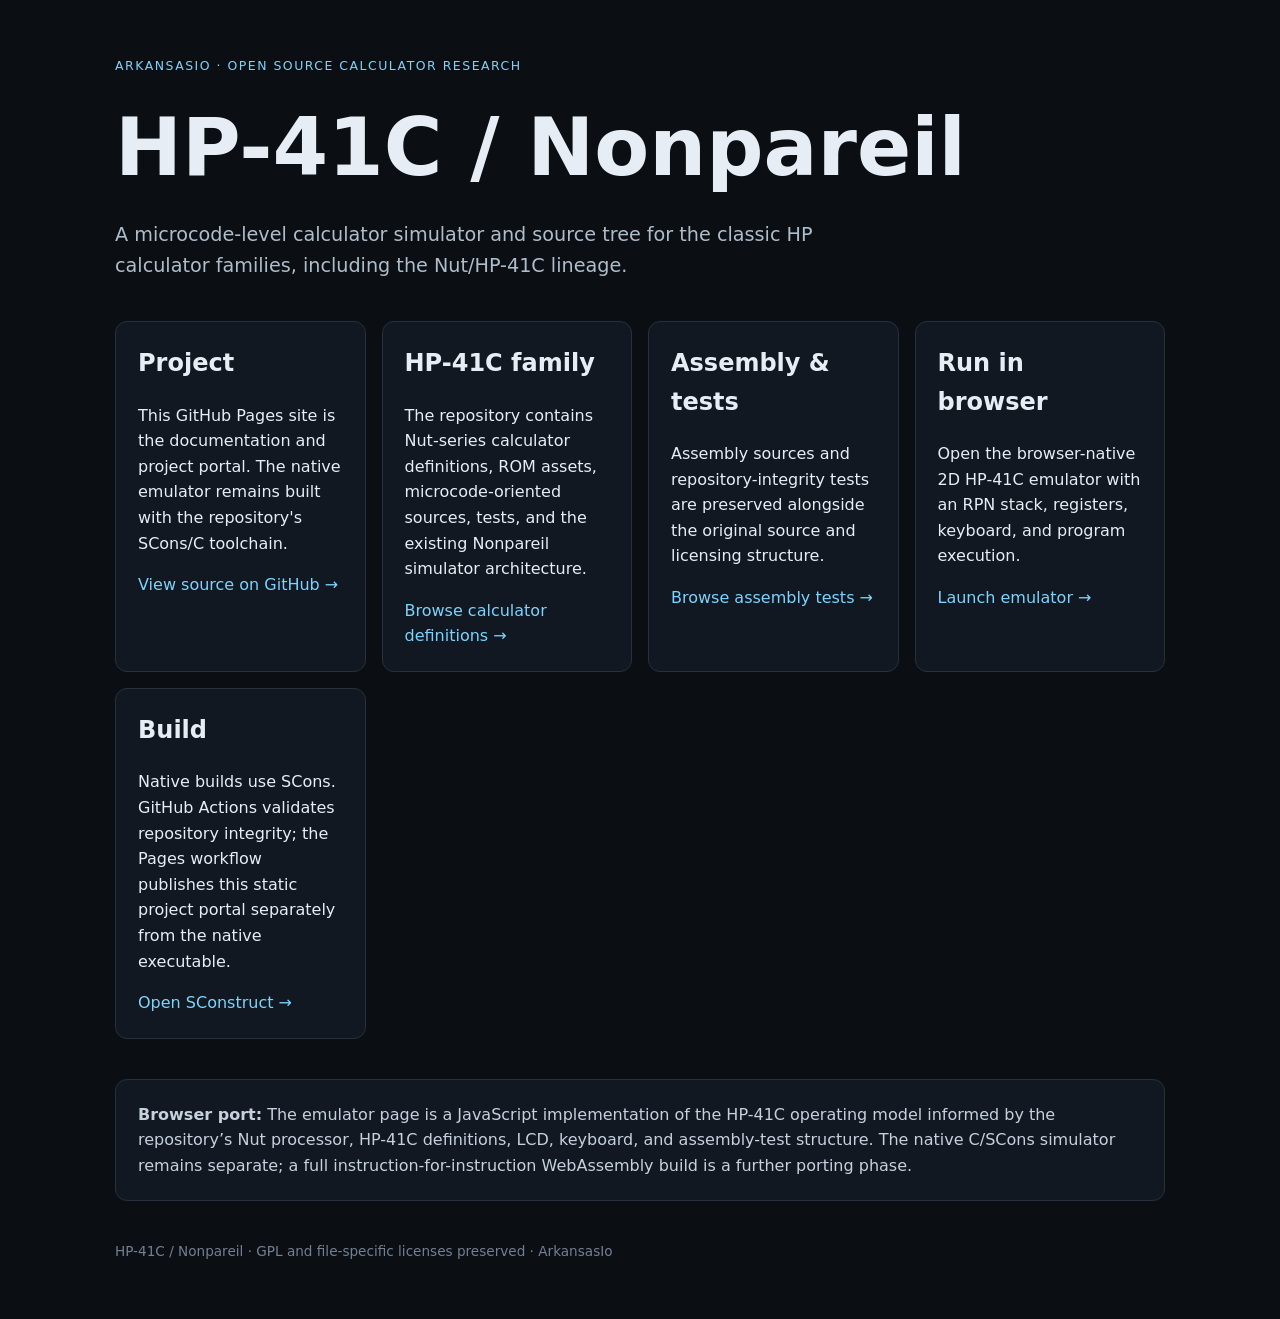
<file: site/index.html>
<!doctype html>
<html lang="en">
<head>
<meta charset="utf-8">
<meta name="viewport" content="width=device-width,initial-scale=1">
<title>HP-41C / Nonpareil — ArkansasIo</title>
<link rel="stylesheet" href="style.css">
</head>
<body>
<main>
<header><div class="eyebrow">ARKANSASIO · OPEN SOURCE CALCULATOR RESEARCH</div><h1>HP-41C / Nonpareil</h1><p class="lead">A microcode-level calculator simulator and source tree for the classic HP calculator families, including the Nut/HP-41C lineage.</p></header>
<section class="grid">
<article><h2>Project</h2><p>This GitHub Pages site is the documentation and project portal. The native emulator remains built with the repository's SCons/C toolchain.</p><a href="https://github.com/ArkansasIo/clone-hp-41c-">View source on GitHub →</a></article>
<article><h2>HP-41C family</h2><p>The repository contains Nut-series calculator definitions, ROM assets, microcode-oriented sources, tests, and the existing Nonpareil simulator architecture.</p><a href="https://github.com/ArkansasIo/clone-hp-41c-/tree/main/ncd">Browse calculator definitions →</a></article>
<article><h2>Assembly & tests</h2><p>Assembly sources and repository-integrity tests are preserved alongside the original source and licensing structure.</p><a href="https://github.com/ArkansasIo/clone-hp-41c-/tree/main/other/tests">Browse assembly tests →</a></article>
<article><h2>Run in browser</h2><p>Open the browser-native 2D HP-41C emulator with an RPN stack, registers, keyboard, and program execution.</p><a href="emulator.html">Launch emulator →</a></article><article><h2>Build</h2><p>Native builds use SCons. GitHub Actions validates repository integrity; the Pages workflow publishes this static project portal separately from the native executable.</p><a href="https://github.com/ArkansasIo/clone-hp-41c-/blob/main/SConstruct">Open SConstruct →</a></article>
</section>
<section class="note"><strong>Browser port:</strong> The emulator page is a JavaScript implementation of the HP-41C operating model informed by the repository’s Nut processor, HP-41C definitions, LCD, keyboard, and assembly-test structure. The native C/SCons simulator remains separate; a full instruction-for-instruction WebAssembly build is a further porting phase.</section>
<footer>HP-41C / Nonpareil · GPL and file-specific licenses preserved · ArkansasIo</footer>
</main>
</body>
</html>
</file>
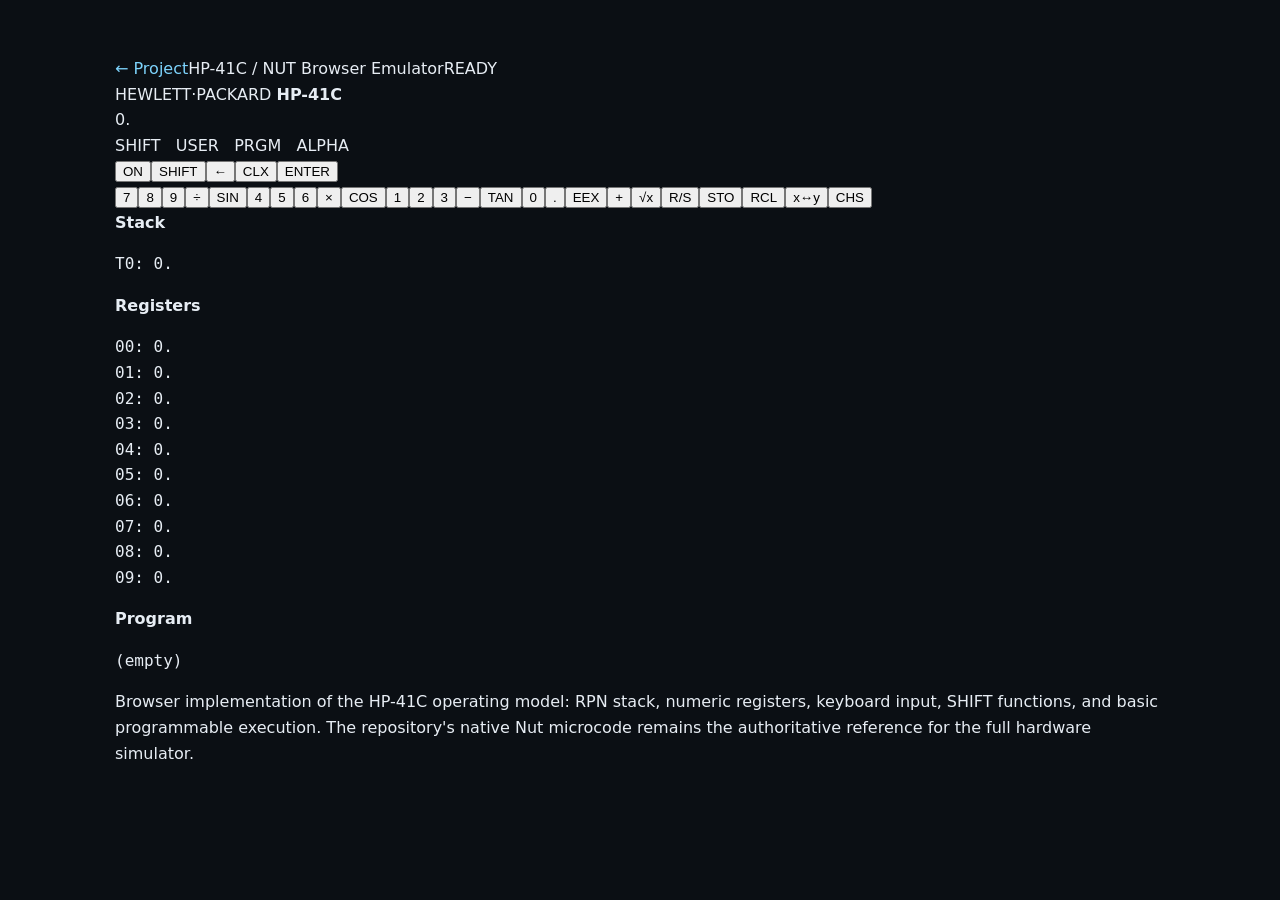
<file: site/emulator.html>
<!doctype html><html lang="en"><head><meta charset="utf-8"><meta name="viewport" content="width=device-width,initial-scale=1"><title>HP-41C Browser Emulator</title><link rel="stylesheet" href="style.css"></head><body class="emulator-page"><main class="calculator-shell"><div class="topbar"><a href="index.html">← Project</a><span>HP-41C / NUT Browser Emulator</span><span id="status">READY</span></div><section class="calculator"><div class="brand">HEWLETT<span>·</span>PACKARD <b>HP-41C</b></div><div class="lcd-wrap"><div id="lcd" class="lcd">0.</div><div id="annunciators" class="annunciators">SHIFT&nbsp;&nbsp; USER&nbsp;&nbsp; PRGM&nbsp;&nbsp; ALPHA</div></div><div class="controls"><button id="on">ON</button><button id="shift">SHIFT</button><button id="back">←</button><button id="clear">CLX</button><button id="enter">ENTER</button></div><div id="keys" class="keys"></div><div class="info"><div><strong>Stack</strong><pre id="stack"></pre></div><div><strong>Registers</strong><pre id="registers"></pre></div><div><strong>Program</strong><pre id="program"></pre></div></div></section><p class="notice">Browser implementation of the HP-41C operating model: RPN stack, numeric registers, keyboard input, SHIFT functions, and basic programmable execution. The repository's native Nut microcode remains the authoritative reference for the full hardware simulator.</p></main><script type="module" src="emulator.js"></script></body></html>
</file>
<file: site/style.css>
body{margin:0;background:#0b0f14;color:#e7edf4;font:16px/1.6 system-ui,-apple-system,Segoe UI,sans-serif}main{max-width:1050px;margin:auto;padding:56px 24px}.eyebrow{color:#7dd3fc;letter-spacing:.12em;font-size:.78rem}h1{font-size:clamp(2.4rem,7vw,5rem);line-height:1;margin:.4em 0}.lead{max-width:760px;color:#aebdca;font-size:1.2rem}.grid{display:grid;grid-template-columns:repeat(auto-fit,minmax(230px,1fr));gap:16px;margin:40px 0}article,.note{border:1px solid #26313d;background:#111821;border-radius:12px;padding:22px}h2{margin-top:0}a{color:#7dd3fc;text-decoration:none}a:hover{text-decoration:underline}.note{color:#c6d1dc}footer{margin-top:40px;color:#718092;font-size:.85rem}
</file>
